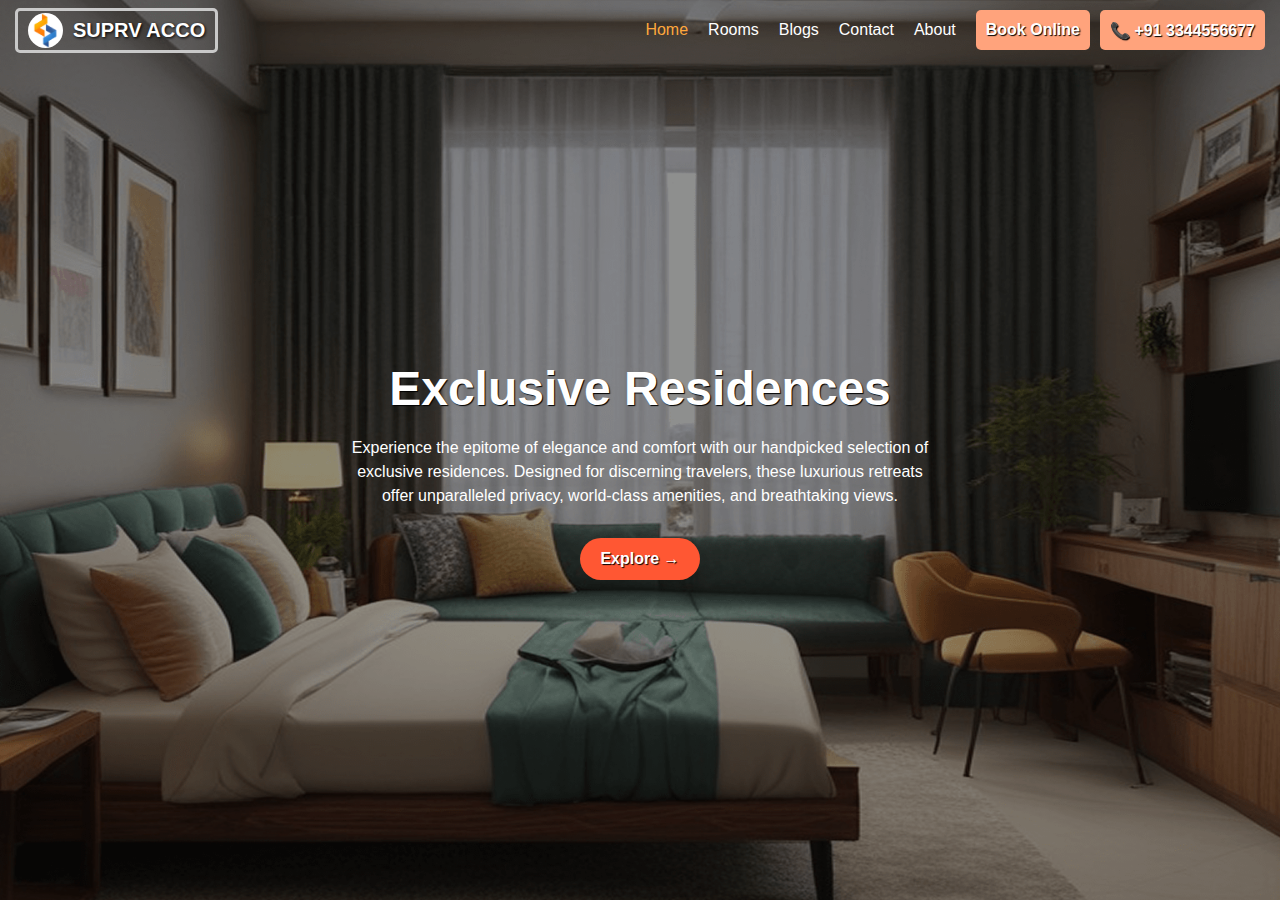
<file: index.html>
<!DOCTYPE html>
<html lang="en">

<head>
  <meta charset="UTF-8">
  <meta name="viewport" content="width=device-width, initial-scale=1.0">
  <title>SUPRV | HOME </title>
  <link rel="stylesheet" href="style.css">
  <link rel="shortcut icon" href="img/logo.png " type="image/x-icon">
  <script>
    function toggleMenu() {
      document.querySelector(".nav-links").classList.toggle("show");
    }
  </script>
</head>

<body>

  <div class="bg">
    <nav class="navbar">
      <a href="#">
        <div class="logo flex">
          <img src="img/logo.png"> SUPRV ACCO
        </div>
      </a>
      <div class="hamburger" onclick="toggleMenu()">☰</div>
      <div class="flex">
        <ul class="nav-links flex">
          <li><a href="#" id="active">Home</a></li>
          <li><a href="pages/rooms.html">Rooms</a></li>
          <li><a href="pages/blogs.html">Blogs</a></li>
          <li><a href="pages/contact.html">Contact</a></li>
          <li><a href="pages/about.html">About</a></li>
          <div class="book-btn-container flex">
            <li> <a href="pages/booking-form.html" class="book-btn flex">Book Online </a> </li>
            <li> <a href="tel:+91 914256****" class="book-btn flex">📞 +91 3344556677 </a> </li>
          </div>
        </ul>
      </div>
    </nav>

    <!-- Hero Page  -->
    <section class="hero flex">
      <div class="hero-overlay flex">
        <h1>Exclusive Residences</h1>
        <p class="hero-desc">
          Experience the epitome of elegance and comfort with our handpicked selection of exclusive residences.
          Designed for discerning travelers, these luxurious retreats offer unparalleled privacy, world-class amenities,
          and breathtaking views.
        </p>

          <div class="booking-container">
            <a href="pages/rooms.html" class="explore-btn">Explore →</a>
          </div>
      </div>
    </section>
  </div>

</body>

</html>
</file>
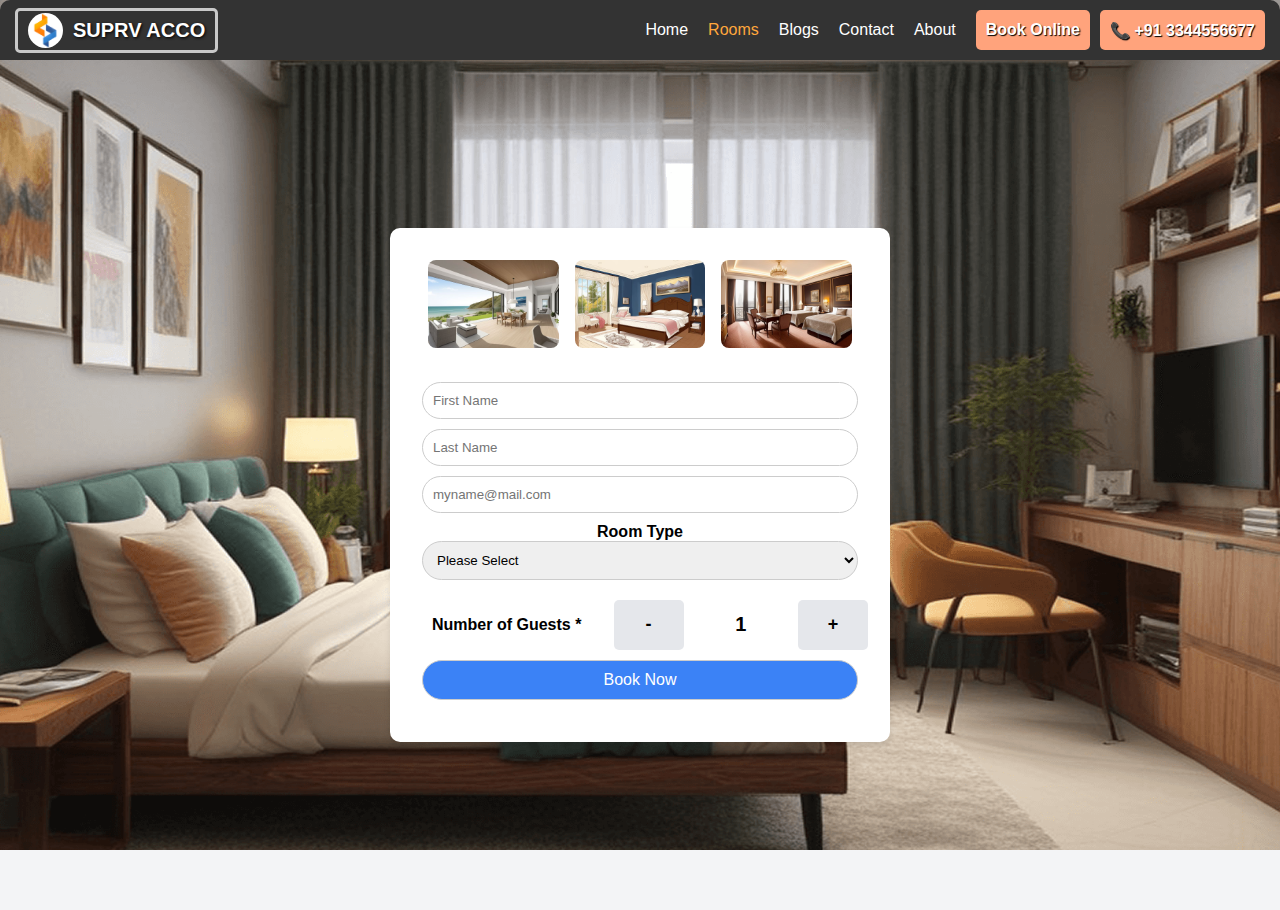
<file: pages/booking-form.html>
<!DOCTYPE html>
<html lang="en">

<head>
  <meta charset="UTF-8">
  <meta name="viewport" content="width=device-width, initial-scale=1.0">
  <title>SUPRV | Booking Form</title>
  <link rel="shortcut icon" href="../img/logo.png " type="image/x-icon">
  <link rel="stylesheet" href="../style.css">
  <style>
    body {
      background-color: #f3f4f6;
      height: calc(100vh - 50px);
    }

    .booking-form-container {
      height: 100%;
    }

    .container {
      background-color: white;
      padding: 2rem;
      border-radius: 10px;
      box-shadow: 0 4px 6px rgba(0, 0, 0, 0.1);
      width: 500px;
    }



    .navbar {
      background-color: #333;
      border-radius: 10px 10px 0 0;
    }

    .contact-top-img {
      display: flex;
      justify-content: center;
      gap: 1rem;
      margin-bottom: 1.5rem;
    }

    .contact-top-img img {
      width: 30%;
      border-radius: 8px;
    }

    input,
    select,
    button {
      width: 100%;
      padding: 10px;
      border: 1px solid #ccc;
      border-radius: 25px;
      margin-bottom: 10px;
    }

    .guest-counter {
      gap: 10px;
      height: 50px;
      margin: 10px;
      width: 100%;
      overflow: hidden;
      justify-content: space-between;
    }

    .guest-counter>.flex {
      height: 100%;
      margin-bottom: 10px;
      font-weight: bold;
    }

    .guestCountBox {
      width: 50px;
      height: 100%;
      margin-bottom: 10px;
      font-size: 20px;
      font-weight: bold;

    }

    .guest-counter button {
      height: 50px;
      width: 70px;
      background-color: #e5e7eb;
      border: none;
      border-radius: 5px;
      cursor: pointer;
      font-weight: bold;
      font-size: 18px;
    }

    .book-now {
      background-color: #3b82f6;
      color: white;
      font-size: 16px;
      cursor: pointer;
    }

    .book-now:hover {
      background-color: #2563eb;
    }

    .qr-placeholder {
      position: absolute;
      top: 0;
      right: 0;
      width: 100%;
      height: 100vh;
      background-color: rgba(0, 0, 0, 0.079);
      backdrop-filter: blur(5px);

      border: 2px solid black;
      border-radius: 10px;
      display: none;
      /* Hidden by default */
      margin: auto;
    }

    .qr-img-container {
      background-color: white;
      height: 350px;
      width: 350px;
      display: flex;
      justify-content: center;
      border-radius: 50%;
      align-items: center;
      box-shadow: 5px 5px 10px rgba(0, 0, 0, 0.5),
        inset 5px 5px 10px rgba(0, 0, 0, 0.378);
    }

    .qr-placeholder img {
      height: 200px;
      z-index: 999;
    }

    .cancel {
      position: absolute;
      right: 10px;
      top: 10px;
      height: 40px;
      width: 40px;
      background-color: white;
      border-radius: 50%;
      font-weight: bold;
      font-size: 20px;
      cursor: pointer;
      box-shadow: 5px 5px 10px rgba(0, 0, 0, 0.5),
        inset 5px 5px 10px rgba(0, 0, 0, 0.378);
    }
    .cancel:hover{
      background-color: rgb(170, 0, 0);
      color:white;
      scale:1.04;
    }
  </style>
</head>

<body>
  <nav class="navbar">
    <a href="../index.html">
      <div class="logo flex">
        <img src="../img/logo.png"> SUPRV ACCO
      </div>
    </a>
    <div class="hamburger" onclick="toggleMenu()">☰</div>
    <div class="flex">
      <ul class="nav-links flex">
        <li><a href="../index.html">Home</a></li>
        <li><a href="rooms.html" id="active">Rooms</a></li>
        <li><a href="blogs.html">Blogs</a></li>
        <li><a href="contact.html">Contact</a></li>
        <li><a href="about.html">About</a></li>
        <div class="book-btn-container flex">
          <li> <a href="booking-form.html" class="book-btn flex">Book Online </a> </li>
          <li> <a href="tel:+91 914256****" class="book-btn flex">📞 +91 3344556677 </a> </li>
        </div>
      </ul>
    </div>
  </nav>

  <div class="booking-form-container flex">
    <div class="container flex">
      <div class="contact-top-img">
        <img src="../img/beach house.jpg">
        <img src="../img/double bed.jpg">
        <img src="../img/suites.jpg">
      </div>
      <form>
        <input type="text" placeholder="First Name" required>
        <input type="text" placeholder="Last Name" required>
        <input type="email" placeholder="myname@mail.com" required>
        <label>
          <center><b>Room Type</b></center>
        </label>
        <select>
          <option>Please Select</option>
          <option>Single Room</option>
          <option>Double Room</option>
          <option>Suite</option>
          <option>Dormitory</option>
          <option>Beach House</option>
        </select>
        <div class="guest-counter flex">
          <div class="flex">Number of Guests *</div>
          <button type="button" onclick="decreaseGuests()">-</button>
          <div id="guestCount" class="guestCountBox flex"> 1 </div>
          <button type="button" onclick="increaseGuests()">
            +
          </button>
        </div>
        <a
          href="upi://pay?pa=rahuljiaraofficial-2@okaxis&pn=Rahul%20Kumar&mc=0000&tid=123456&tr=TXN123&tn=PaymentForBooking&am=1500.00&cu=INR">
          <div class="submit-btn">
            <button type="button" class="book-now" onclick="makeUPIPayment()">Book Now</button>
          </div>
        </a>
      </form>
    </div>
  </div>

  <div id="qrPlaceholder" class="qr-placeholder flex">
    <div class="qr-img-container">
      <img src="../img/QR.png">
    </div>

    <div class="cancel flex" id="cancleBtn" onclick="cancleToggle()">X</div>
  </div>
  <script>

    let guestCount = 0;
    function increaseGuests() {
      guestCount++;
      document.getElementById('guestCount').textContent = guestCount;
    }
    function decreaseGuests() {
      if (guestCount > 0) {
        guestCount--;
        document.getElementById('guestCount').textContent = guestCount;
      }
    }

    function makeUPIPayment() {
      document.getElementById("qrPlaceholder").style.display = "flex";
      document.getElementById("errorText").style.display = "block";
    }

    function cancleToggle() {
      document.getElementById("qrPlaceholder").style.display = "none";

    }

  </script>
</body>

</html>
</file>
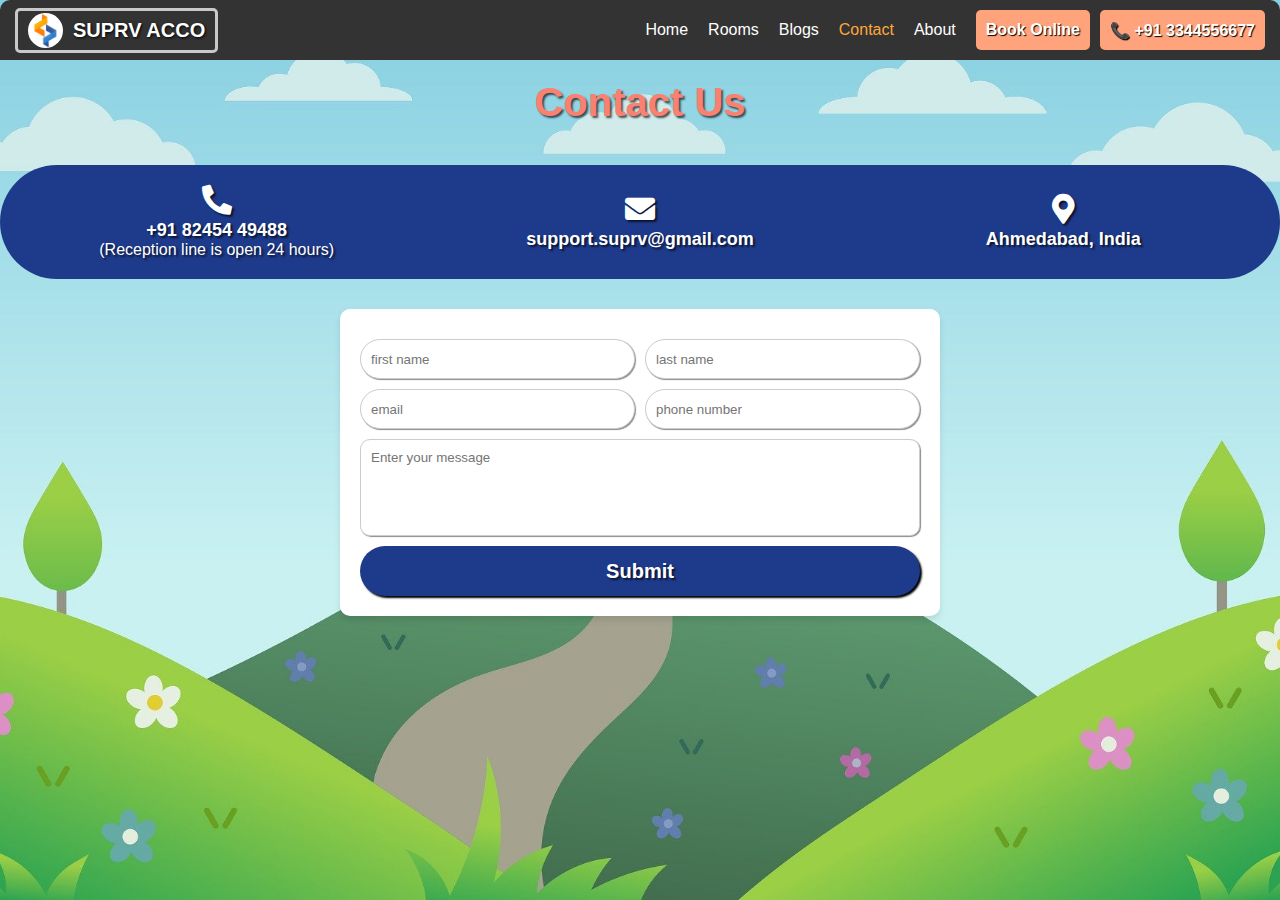
<file: pages/contact.html>
<!DOCTYPE html>
<html lang="en">

<head>
  <meta charset="UTF-8">
  <meta name="viewport" content="width=device-width, initial-scale=1.0">
  <title>SUPRV | Contact Us</title>
  <link rel="shortcut icon" href="../img/logo.png " type="image/x-icon">
  <link rel="stylesheet" href="../style.css">
  <link rel="stylesheet" href="https://cdnjs.cloudflare.com/ajax/libs/font-awesome/5.15.3/css/all.min.css">
  <style>
    body {
      width: 100%;
      background-image: url(../img/aboutbg.png);
      overflow-y: auto;
      font-family: Arial, sans-serif;
    }

    .navbar {
      background-color: #333;
      border-radius: 10px 10px 0 0 ;
    }

    .container {
      width: 100%;
      margin: auto;
      flex-direction: column;
    }

    .header {
      text-align: center;
      padding: 20px;
    }

    .header h1 {
      font-size: 40px;
      font-weight: bold;
      color: salmon;
      text-shadow: 2px 2px 2px rgba(0, 0, 0, 0.65);
    }

    .contact-info {
      background-color: #1E3A8A;
      text-shadow: 2px 2px 2px rgba(0, 0, 0, 0.65);
      border-radius: 100px;
      color: white;
      display: flex;
      flex-wrap: wrap;
      justify-content: space-around;
      padding: 10px;
      text-align: center;
      width: 100%;
    }

    .info-item {
      flex: 1 1 250px;
      margin: 10px;
    }

    .info-item i {
      font-size: 30px;
      margin-bottom: 5px;
      cursor: pointer;
    }

    .bold {
      font-size: 18px;
      font-weight: bold;
    }

    .form-container {
      padding: 20px;
      width: 90%;
      max-width: 600px;
      margin: 20px auto;
      background-color: white;
      border-radius: 10px;
      box-shadow: 0 4px 6px rgba(0, 0, 0, 0.1);
    }

    .form-group {
      display: flex;
      flex-wrap: wrap;
      gap: 10px;
      justify-content: space-between;
      margin: 10px 0;
    }

    input,
    textarea {
      outline: none;
      ;
      width: 100%;
      padding: 10px;
      border-radius: 50px;
      border: 1px solid #ccc;
      box-shadow: 1px 1px 1px rgba(0, 0, 0, 0.456);
      gap: 10px;
    }

    .form-group input {
      flex: 1;
      height: 40px;
    }

    textarea {
      border-radius: 10px;
      resize: none;
    }

    .submit-btn {
      width: 100%;
      text-align: center;
      margin-top: 10px;
    }

    button {
      width: 100%;
      height: 50px;
      background-color: #1E3A8A;
      box-shadow: 2px 2px 2px black;
      ;
      color: white;
      padding: 10px 20px;
      border: none;
      border-radius: 50px;
      cursor: pointer;
      font-weight: bold;
      font-size: 20px;
      text-shadow: 2px 2px 2px rgba(0, 0, 0, 0.65);
    }

    button:hover {
      background-color: #153E75;
      box-shadow: 2px 2px 5px rgba(0, 0, 0, 0.727);
      ;
    }

    @media (max-width: 768px) {
      .form-group {
        flex-direction: column;
      }

      .form-group input {
        width: 100%;
      }
    }
  </style>
</head>

<body>
  <nav class="navbar">
    <a href="../index.html">
      <div class="logo flex">
        <img src="../img/logo.png"> SUPRV ACCO
      </div>
    </a>
    <div class="hamburger" onclick="toggleMenu()">☰</div>
    <div class="flex">
      <ul class="nav-links flex">
        <li><a href="../index.html">Home</a></li>
        <li><a href="rooms.html">Rooms</a></li>
        <li><a href="blogs.html">Blogs</a></li>
        <li><a href="contact.html" id="active">Contact</a></li>
        <li><a href="about.html">About</a></li>
        <div class="book-btn-container flex">
          <li> <a href="booking-form.html" class="book-btn flex">Book Online </a> </li>
          <li> <a href="tel:+91 914256****" class="book-btn flex">📞 +91 3344556677 </a> </li>
        </div>
      </ul>
    </div>
  </nav>
  <div class="container flex">
    <div class="header">
      <h1>Contact Us</h1>
    </div>
    <div class="contact-info flex">
      <div class="info-item">
        <i class="fas fa-phone-alt"></i>
        <p class="bold">+91 82454 49488</p>
        <p>(Reception line is open 24 hours)</p>
      </div>
      <div class="info-item">
        <i class="fas fa-envelope"></i>
        <p class="bold">support.suprv@gmail.com</p>
      </div>
      <div class="info-item">
        <i class="fas fa-map-marker-alt"></i>
        <p class="bold">Ahmedabad, India</p>
      </div>
    </div>
    <div class="form-container">
      <form>
        <div class="form-group flex">
          <input type="text" id="first-name" placeholder="first name" required>
          <input type="text" id="last-name" placeholder="last name" required>
        </div>
        <div class="form-group flex">
          <input type="email" id="email" placeholder="email" required>
          <input type="tel" id="phone" placeholder="phone number" required>
        </div>
        <div class="form-group full-width">
          <textarea id="message" rows="5" placeholder="Enter your message" required></textarea>
        </div>
        <div class="submit-btn">
          <button type="submit">Submit</button>
        </div>
      </form>
    </div>
  </div>
</body>

</html>
</file>
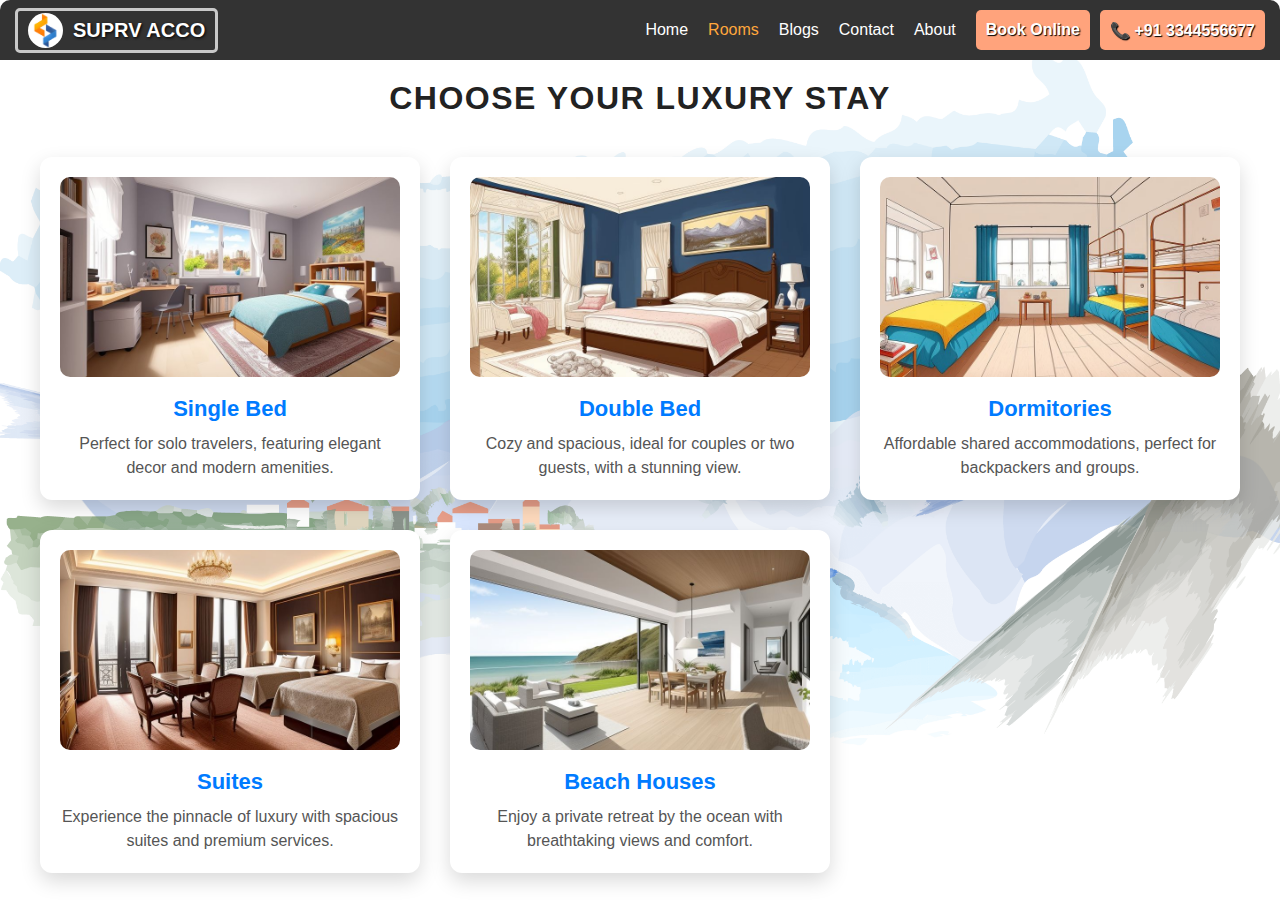
<file: pages/rooms.html>
<!DOCTYPE html>
<html lang="en">

<head>
  <meta charset="UTF-8">
  <meta name="viewport" content="width=device-width, initial-scale=1.0">
  <title>SUPRV | Book your stay</title>
  <link rel="shortcut icon" href="../img/logo.png " type="image/x-icon">
  <link rel="stylesheet" href="../style.css">
  <link href="https://fonts.googleapis.com/css2?family=Poppins:wght@300;400;600&display=swap" rel="stylesheet">
  <style>
    body {
      height: calc(100vh - 50px);
      font-family: 'Poppins', sans-serif;
      margin: 0;
      padding: 0;
      background-image: url(../img/bookingbg.png);
    }

    .navbar {
      background-color: #333;
      border-radius: 10px 10px 0 0;
    }

    .container {
      width: 100%;
      height: 100%;
      text-align: center;
      padding: 20px;
      overflow-y: scroll;
    }

    h2 {
      color: #222;
      font-size: 32px;
      margin-bottom: 20px;
      text-transform: uppercase;
      letter-spacing: 1.5px;
    }

    .room-cards {
      display: grid;
      grid-template-columns: repeat(auto-fit, minmax(300px, 1fr));
      gap: 30px;
      padding: 20px;
    }

    .card {
      background: #fff;
      padding: 20px;
      border-radius: 12px;
      box-shadow: 0px 8px 20px rgba(0, 0, 0, 0.15);
      transition: transform 0.3s ease, box-shadow 0.3s ease;
      overflow: hidden;
      cursor: pointer;
    }

    .card:hover {
      transform: translateY(-8px);
      box-shadow: 0px 12px 30px rgba(0, 0, 0, 0.2);
    }

    .card img {
      width: 100%;
      height: 200px;
      object-fit: cover;
      border-radius: 10px;
    }

    .card h3 {
      margin: 15px 0 10px;
      color: #007bff;
      font-size: 22px;
      font-weight: 600;
    }

    .card p {
      color: #555;
      font-size: 16px;
      line-height: 1.5;
    }

    @media (max-width: 768px) {
      .room-cards {
        grid-template-columns: repeat(auto-fit, minmax(250px, 1fr));
      }
    }
  </style>
  <script>
    function openBookingPage(roomType) {
      window.location.href = `booking-details.html?room=${roomType}`;
    }
  </script>
</head>

<body>
  <nav class="navbar">
    <a href="../index.html">
      <div class="logo flex">
        <img src="../img/logo.png"> SUPRV ACCO
      </div>
    </a>
    <div class="hamburger" onclick="toggleMenu()">☰</div>
    <div class="flex">
      <ul class="nav-links flex">
        <li><a href="../index.html">Home</a></li>
        <li><a href="rooms.html" id="active">Rooms</a></li>
        <li><a href="blogs.html">Blogs</a></li>
        <li><a href="contact.html">Contact</a></li>
        <li><a href="about.html">About</a></li>
        <div class="book-btn-container flex">
          <li> <a href="booking-form.html" class="book-btn flex">Book Online </a> </li>
          <li> <a href="tel:+91 914256****" class="book-btn flex">📞 +91 3344556677 </a> </li>
        </div>
      </ul>
    </div>
  </nav>

  <div class="container">
    <h2>Choose Your Luxury Stay</h2>
    <div class="room-cards">
      <div class="card" data-room-id="single-bed" onclick="openBookingPage('single-bed')">
        <img src="../img/single bed.jpg" alt="Single Room">
        <h3>Single Bed</h3>
        <p>Perfect for solo travelers, featuring elegant decor and modern amenities.</p>
      </div>
      <div class="card" data-room-id="double-bed" onclick="openBookingPage('double-bed')">
        <img src="../img/double bed.jpg" alt="Double Room">
        <h3>Double Bed</h3>
        <p>Cozy and spacious, ideal for couples or two guests, with a stunning view.</p>
      </div>
      <div class="card" data-room-id="dormitory" onclick="openBookingPage('dormitory')">
        <img src="../img/dormitory.jpg" alt="Dormitories">
        <h3>Dormitories</h3>
        <p>Affordable shared accommodations, perfect for backpackers and groups.</p>
      </div>
      <div class="card" data-room-id="suites" onclick="openBookingPage('suites')">
        <img src="../img/suites.jpg" alt="Suites">
        <h3>Suites</h3>
        <p>Experience the pinnacle of luxury with spacious suites and premium services.</p>
      </div>
      <div class="card" data-room-id="beach-house" onclick="openBookingPage('beach-house')">
        <img src="../img/beach house.jpg" alt="Beach Houses">
        <h3>Beach Houses</h3>
        <p>Enjoy a private retreat by the ocean with breathtaking views and comfort.</p>
      </div>
    </div>
  </div>
  <script>
  document.querySelectorAll(".card").forEach(card => {
    card.addEventListener("click", function () {
        const roomId = this.getAttribute("data-room-id");
        window.location.href = `booking-details.html?room=${roomId}`;
    });
});
  </script>
</body>

</html>
</file>
<file: style.css>
* {
  margin: 0;
  padding: 0;
  box-sizing: border-box;
  font-family: Arial, sans-serif;
  transition: .3s;
}

body {
  height: 100vh;
  width: 100%;
  background: url('img/bg.png') no-repeat center center/cover;
  background-position: center;
  background-repeat: no-repeat;
  background-size: cover;
  overflow: hidden;
}

.bg {
  height: 100vh;
  width: 100%;
  background: rgba(0, 0, 0, 0.441);
  z-index: 100;
}

.flex {
  display: flex;
  justify-content: center;
  align-items: center;
  flex-wrap: wrap;
  gap: 10px;
}

a {
  text-decoration: none;
}

.navbar {
  height: 60px;
  display: flex;
  align-items: center;
  justify-content: space-between;
  padding: 0 15px;
  z-index: 1000;
}

.logo {
  height: 45px;
  padding: 0 10px;
  color: #ffffff;
  border: 3px solid rgb(201, 201, 201);
  font-weight: bold;
  border-radius: 5px;
  font-size: 20px;
  cursor: pointer;
  text-shadow: 1px 1px 3px black;
}

.logo:hover {
  text-shadow: 1px 1px 1px rgb(0, 0, 0);
  color: rgb(224, 224, 224);
}

.logo img {
  width: 35px;
  height: 35px;
  border-radius: 50%;
}

#active {
  color: #ffa73c;
}

#active:hover {
  color: #f6d0a2;
}

.nav-links {
  list-style: none;
  display: flex;
  gap: 20px;
}

.nav-links a {
  color: #ffffff;
  font-size: 16px;
}

.nav-links a:hover {
  color: #ffa73c;
}

.nav-right {
  display: flex;
  align-items: center;
  gap: 10px;
}

.book-btn-container li a {
  color: white;
}

.book-btn-container li a:hover {
  color: rgb(233, 233, 233);
}

.book-btn {
  height: 40px;
  width:fit-content;
  background: #ffa37c;
  border: none;
  cursor: pointer;
  border-radius: 5px;
  text-align: center;
  font-weight: bold;
  font-size: 18px;
  padding: 0 10px;
  text-decoration: none;
  transition: .3s;
  text-shadow: 1px 1px 1px black;
}

.book-btn:hover {
  background: #f35512;
  transition: .3s;
}

/* Hamburger Menu Styles */
.hamburger {
  display: none;
  font-size: 25px;
  cursor: pointer;
  color:white;
}

/* Responsive Styles */
@media (max-width: 850px) {
  .nav-links {
    display: none;
    flex-direction: column;
    position: absolute;
    top: 60px;
    right: 15px;
    background: white;
    border: 1px solid #ddd;
    padding: 10px;
    border-radius: 5px;
    text-align: center;
    z-index: 1000;
  }
  

  .book-btn-container {
    flex-direction: column;
  }

  .nav-links.show {
    display: flex;
  }

  .nav-links li {
    margin: 10px 0;
    text-align: center;
  }

  .nav-links li a {
    color: black;
  }

  .book-btn-container li a {
    color: white;
  }

  .hamburger {
    display: block;
    position: absolute;
    right: 10px;
  }

  .nav-right {
    display: none;
  }
}

/* Hero Page  */
.hero {
  height: calc(100vh - 60px);
  width: 100%;
  display: flex;
  align-items: center;
  justify-content: center;
  text-align: center;
  color: white;
  position: relative;
}

.hero-overlay {
  padding: 30px;
  width: 80%;
  border-radius: 10px;
  flex-direction: column;
}

h1 {
  font-size: 3rem;
  margin-bottom: 10px;
  text-shadow: 1px 1px 1px black;
}

.hero-desc {
  width: 60%;
  font-size: 1rem;
  margin-bottom: 20px;
  line-height: 1.5;
}

/* Booking Buttons */
.booking-container {
  display: flex;
  flex-wrap: wrap;
  gap: 10px;
  justify-content: center;
  margin-bottom: 20px;
  width: 80%;
}

.explore-btn {
  padding: 12px 20px;
  border: none;
  background: rgba(255, 255, 255, 0.2);
  color: white;
  font-weight: bold;
  cursor: pointer;
  border-radius: 50px;
  transition: 0.3s;
  font-size: 1rem;
  text-shadow: 1px 1px 1px black;
}

.booking-btn span {
  margin-left: 5px;
}

.explore-btn {
  background: #ff5733;
}

.explore-btn:hover {
  background: rgba(255, 91, 91, 0.4);
}


/* Responsive Design */
@media (max-width: 600px) {
  .hero-overlay {
    width: 90%;
  }

  h1 {
    font-size: 2rem;
  }

  .booking-container {
    flex-direction: column;
  }

  .hero-overlay {
    width: 100%;
    padding: 0;
  }
  .hero-desc {
    width: 98%;
  }
}

@media (max-width: 300px){
  body{
    height:100%;
    overflow-y: scroll;
  }
  .logo{
    font-size: 10px;
    padding: 0 5px;
  }
  .logo img{
    width:20px;
    height:20px;
  }
}
</file>
